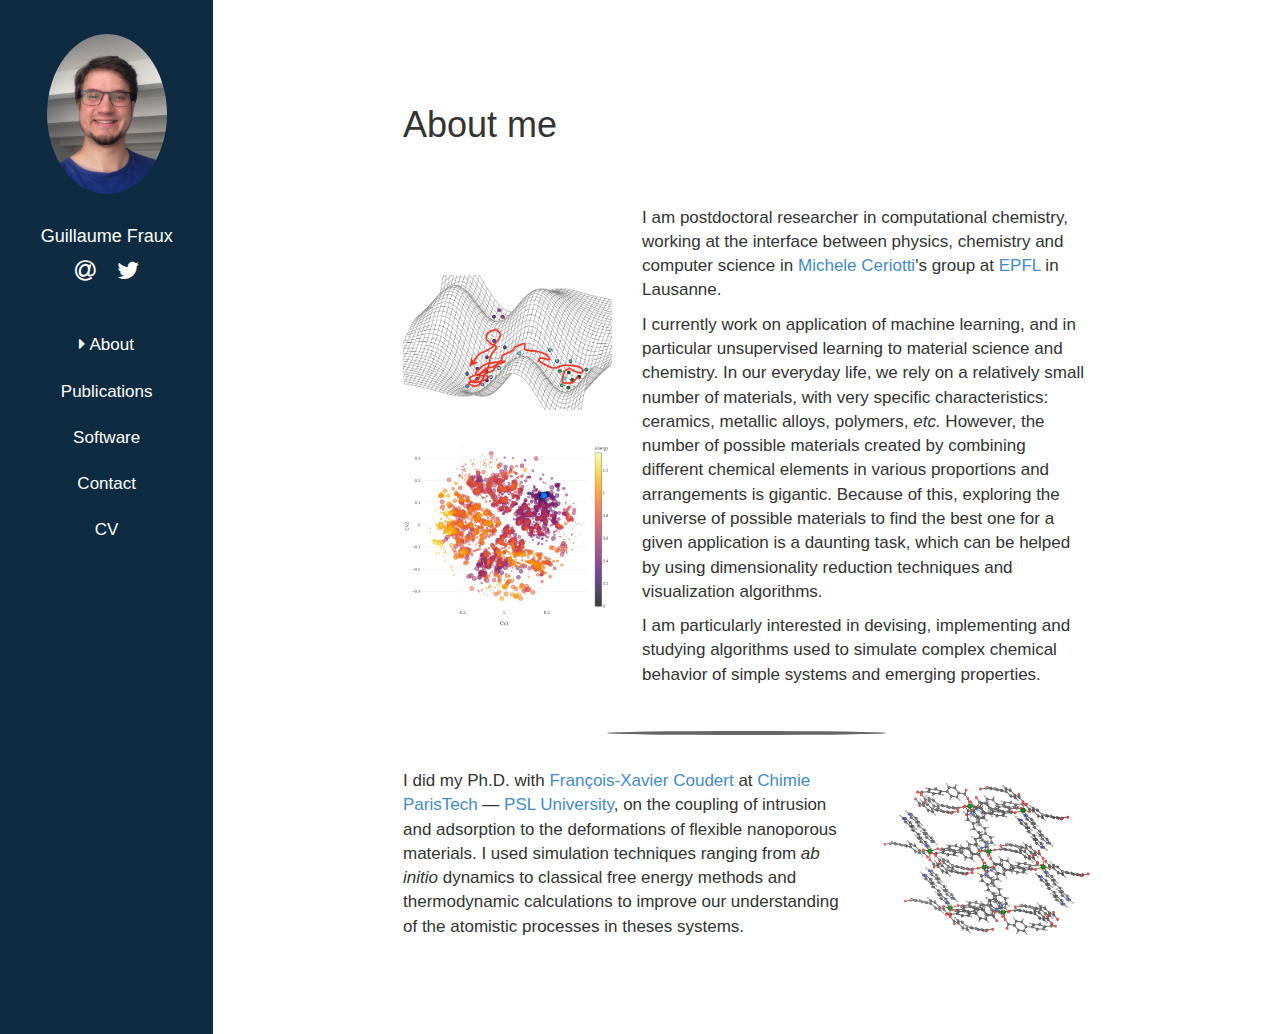
<file: index.html>
<!DOCTYPE html>
<html class="no-js">
  <head>
    <meta charset="utf-8" />
    <meta http-equiv="X-UA-Compatible" content="IE=edge,chrome=1" />
    <title>Guillaume Fraux | Postdoctoral researcher at EPFL</title>
    <meta name="description" content="" />
    <meta name="viewport" content="width=device-width" />

    <link rel="stylesheet" href="/static/css/bootstrap.css" />
    <link rel="stylesheet" href="/static/css/font-awesome.min.css" />
    <link rel="stylesheet" href="/static/css/main.css" />
  </head>

  <body>
    <div class="container-fluid">
      <div class="row">
        <div class="col-md-2 no-float sidebar">
          <nav class="navbar navbar-default" role="navigation">
            <div class="navbar-header">
              <button
                type="button"
                class="navbar-toggle"
                data-toggle="collapse"
                data-target=".navbar-collapse"
              >
                <span class="icon-bar"></span>
                <span class="icon-bar"></span>
                <span class="icon-bar"></span>
              </button>
            </div>

            <div>
              <img
                id="identity"
                src="/static/images/identity.jpg"
                alt="identity picture"
              />
              <p class="navbar-brand">Guillaume Fraux</p>
              <ul class="social">
                <li>
                  <a href="mailto://guillaume.fraux@epfl.ch">
                    <i class="fa fa-at" aria-hidden="true"></i>
                  </a>
                </li>
                <li>
                  <a href="https://twitter.com/__luthaf__">
                    <i class="fa fa-twitter" aria-hidden="true"></i>
                  </a>
                </li>
              </ul>
            </div>
            <span class="spacer"></span>
            <div class="collapse navbar-collapse">
              <ul class="nav nav-stacked">
                <li  class="active" >
                  <a href="/">About</a>
                </li>
                <li >
                  <a href="/publist.html">Publications</a>
                </li>
                <li >
                  <a href="/software.html">Software</a>
                </li>
                <li >
                  <a href="/contact.html">Contact</a>
                </li>
                <li><a href="/static/pdf/cv.pdf">CV</a></li>
              </ul>
            </div>
          </nav>
        </div>
        <div class="col-md-10 no-float content">
          
<div class="container" style="width: 80%">
  <h1>About me</h1>
  <div style="height: 3em"></div>
  <div class="row vertical-align-center">
    <div class="col-sm-4">
      <img src="/static/images/fes.png" alt="Free energy surface exploration" />
      <div style="height: 2em"></div>
      <img src="/static/images/map.png" alt="Scatter plot" />
    </div>
    <div class="col-sm-8">
      <p>
        I am postdoctoral researcher in computational chemistry, working at the
        interface between physics, chemistry and computer science in
        <a href="https://cosmo.epfl.ch/">Michele Ceriotti</a>'s group at
        <a href="https://epfl.ch/">EPFL</a> in Lausanne.
      </p>

      <p>
        I currently work on application of machine learning, and in particular
        unsupervised learning to material science and chemistry. In our everyday
        life, we rely on a relatively small number of materials, with very
        specific characteristics: ceramics, metallic alloys, polymers,
        <i>etc.</i> However, the number of possible materials created by
        combining different chemical elements in various proportions and
        arrangements is gigantic. Because of this, exploring the universe of
        possible materials to find the best one for a given application is a
        daunting task, which can be helped by using dimensionality reduction
        techniques and visualization algorithms.
      </p>

      <p>
        I am particularly interested in devising, implementing and studying
        algorithms used to simulate complex chemical behavior of simple systems
        and emerging properties.
      </p>
    </div>
  </div>

  <hr class="separator" />

  <div class="row vertical-align-center">
    <div class="col-sm-8">
      <p>
        I did my Ph.D. with
        <a href="http://coudert.name/">François-Xavier Coudert</a> at
        <a href="http://chimie-paristech.fr/">Chimie ParisTech</a> —
        <a href="https://www.psl.eu/">PSL University</a>, on the coupling of
        intrusion and adsorption to the deformations of flexible nanoporous
        materials. I used simulation techniques ranging from
        <i>ab initio</i> dynamics to classical free energy methods and
        thermodynamic calculations to improve our understanding of the atomistic
        processes in theses systems.
      </p>
    </div>
    <div class="col-sm-4">
      <img src="/static/images/rpm3.png" alt="MOF crystal" />
    </div>
  </div>
</div>

        </div>
      </div>
    </div>
    <script src="/static/js/vendor/jquery-3.1.1.min.js"></script>
    <script src="/static/js/vendor/bootstrap.js"></script>
  </body>

   
</html>
</file>
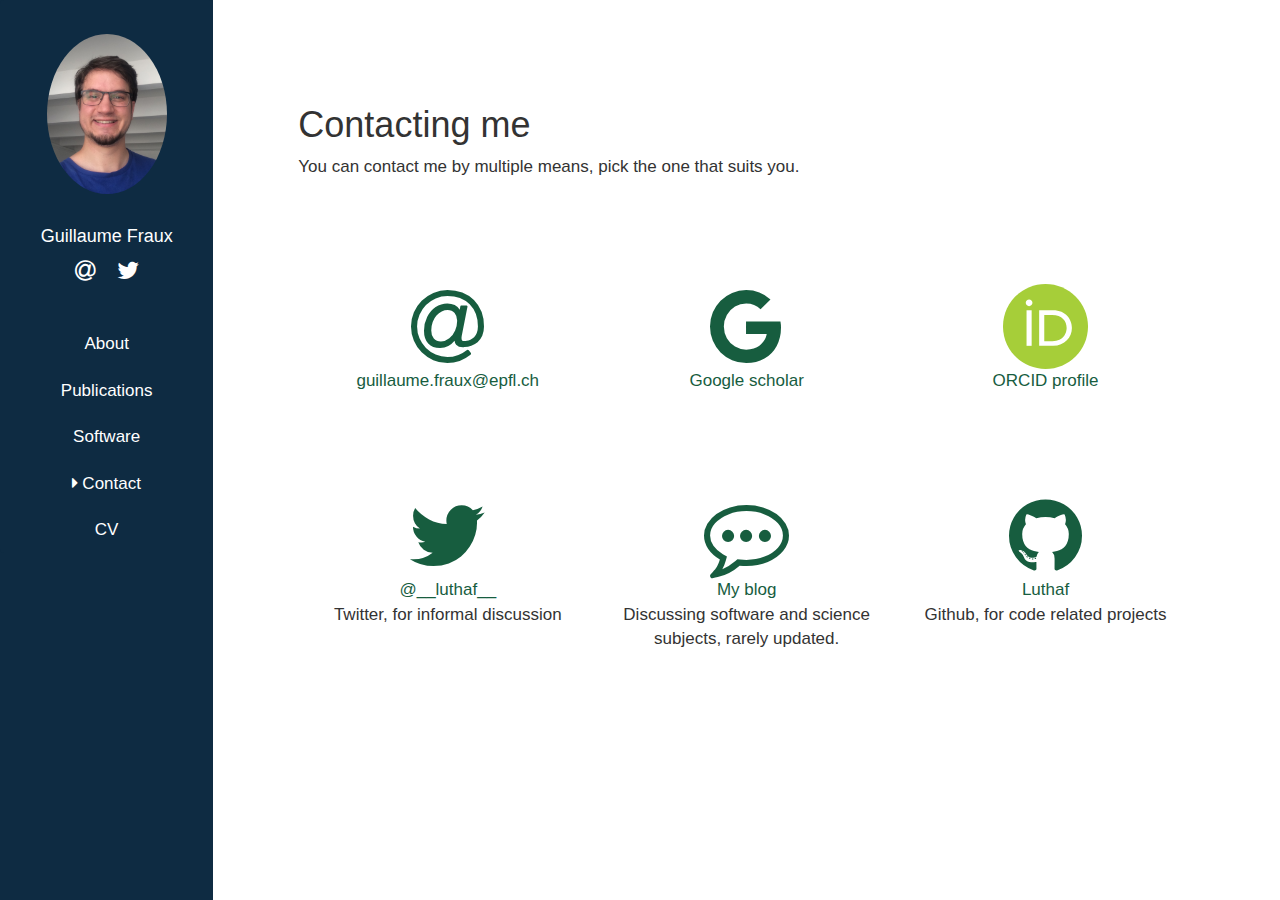
<file: contact.html>
<!DOCTYPE html>
<html class="no-js">
  <head>
    <meta charset="utf-8" />
    <meta http-equiv="X-UA-Compatible" content="IE=edge,chrome=1" />
    <title>Guillaume Fraux | Postdoctoral researcher at EPFL</title>
    <meta name="description" content="" />
    <meta name="viewport" content="width=device-width" />

    <link rel="stylesheet" href="/static/css/bootstrap.css" />
    <link rel="stylesheet" href="/static/css/font-awesome.min.css" />
    <link rel="stylesheet" href="/static/css/main.css" />
  </head>

  <body>
    <div class="container-fluid">
      <div class="row">
        <div class="col-md-2 no-float sidebar">
          <nav class="navbar navbar-default" role="navigation">
            <div class="navbar-header">
              <button
                type="button"
                class="navbar-toggle"
                data-toggle="collapse"
                data-target=".navbar-collapse"
              >
                <span class="icon-bar"></span>
                <span class="icon-bar"></span>
                <span class="icon-bar"></span>
              </button>
            </div>

            <div>
              <img
                id="identity"
                src="/static/images/identity.jpg"
                alt="identity picture"
              />
              <p class="navbar-brand">Guillaume Fraux</p>
              <ul class="social">
                <li>
                  <a href="mailto://guillaume.fraux@epfl.ch">
                    <i class="fa fa-at" aria-hidden="true"></i>
                  </a>
                </li>
                <li>
                  <a href="https://twitter.com/__luthaf__">
                    <i class="fa fa-twitter" aria-hidden="true"></i>
                  </a>
                </li>
              </ul>
            </div>
            <span class="spacer"></span>
            <div class="collapse navbar-collapse">
              <ul class="nav nav-stacked">
                <li >
                  <a href="/">About</a>
                </li>
                <li >
                  <a href="/publist.html">Publications</a>
                </li>
                <li >
                  <a href="/software.html">Software</a>
                </li>
                <li  class="active" >
                  <a href="/contact.html">Contact</a>
                </li>
                <li><a href="/static/pdf/cv.pdf">CV</a></li>
              </ul>
            </div>
          </nav>
        </div>
        <div class="col-md-10 no-float content">
          
<div class="container-fluid">
    <h1>Contacting me</h1>
    <p>You can contact me by multiple means, pick the one that suits you.</p>
    <div class="row contact">
        <div class="col-sm-4">
            <a href="mailto://guillaume.fraux@epfl.ch">
                <i class="fa fa-at big-icon" aria-hidden="true"></i>
                guillaume.fraux@epfl.ch
            </a>
        </div>
        <div class="col-sm-4">
            <a href="https://scholar.google.fr/citations?user=iEtuyQMAAAAJ&hl">
                <i class="fa fa-google big-icon" aria-hidden="true"></i>
                Google scholar
            </a>
        </div>
        <div class="col-sm-4">
            <a href="http://orcid.org/0000-0003-4824-6512 ">
                <img src="/static/images/orcid.svg"
                     style="width:5em; display: block; margin: auto;"
                     aria-hidden="true"></img>
                ORCID profile
            </a>
        </div>
    </div>
    <div class="row contact">
        <div class="col-sm-4">
            <a href="http://twitter.com/__luthaf__">
                <i class="fa fa-twitter big-icon" aria-hidden="true"></i>
                @__luthaf__
            </a>
            <p>Twitter, for informal discussion</p>
        </div>
        <div class="col-sm-4">
            <a href="http://luthaf.github.io/">
                <i class="fa fa-commenting-o big-icon" aria-hidden="true"></i>
                My blog
            </a>
            <p>Discussing software and science subjects, rarely updated.</p>
        </div>
        <div class="col-sm-4">
            <a href="http://github.com/Luthaf">
                <i class="fa fa-github big-icon" aria-hidden="true"></i>
                Luthaf
            </a>
            <p>Github, for code related projects</p>
        </div>
    </div>
</div>

        </div>
      </div>
    </div>
    <script src="/static/js/vendor/jquery-3.1.1.min.js"></script>
    <script src="/static/js/vendor/bootstrap.js"></script>
  </body>

   
</html>
</file>
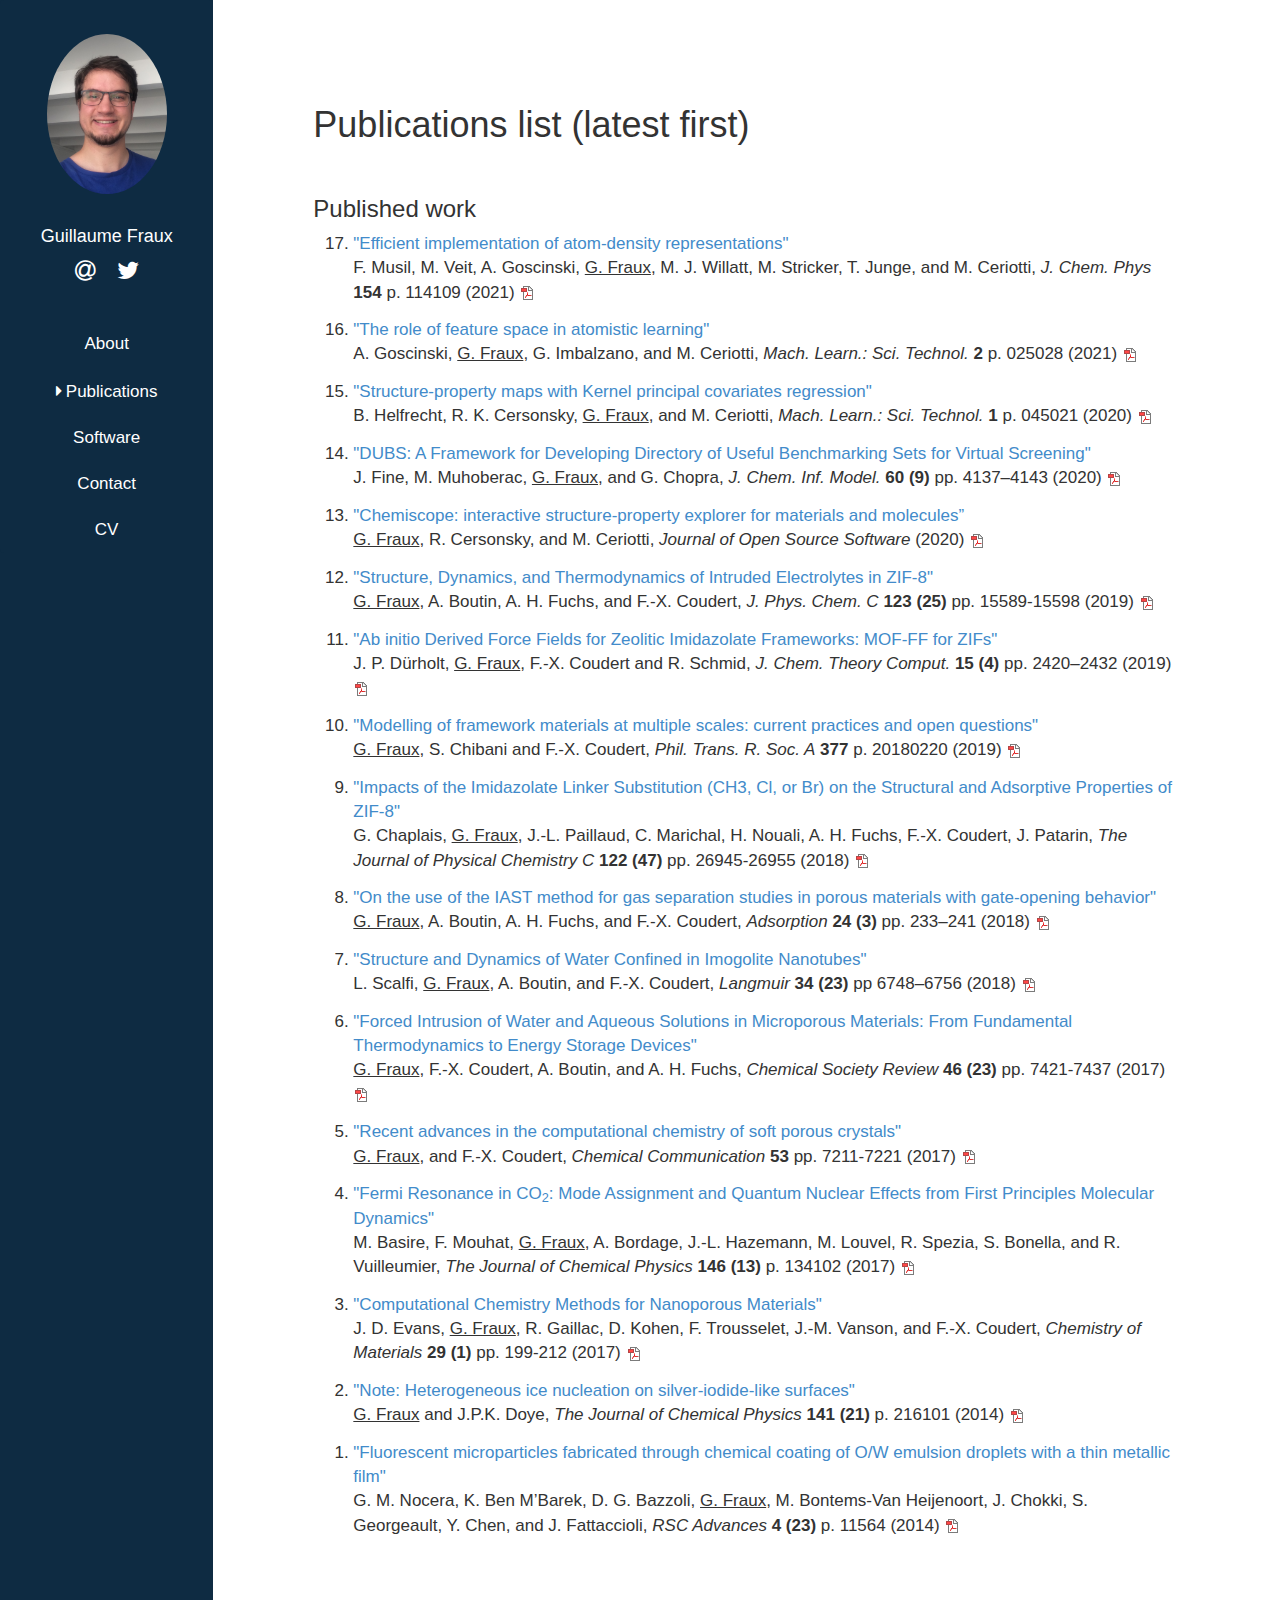
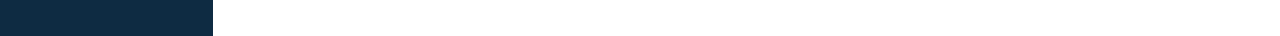
<file: publist.html>
<!DOCTYPE html>
<html class="no-js">
  <head>
    <meta charset="utf-8" />
    <meta http-equiv="X-UA-Compatible" content="IE=edge,chrome=1" />
    <title>Guillaume Fraux | Postdoctoral researcher at EPFL</title>
    <meta name="description" content="" />
    <meta name="viewport" content="width=device-width" />

    <link rel="stylesheet" href="/static/css/bootstrap.css" />
    <link rel="stylesheet" href="/static/css/font-awesome.min.css" />
    <link rel="stylesheet" href="/static/css/main.css" />
  </head>

  <body>
    <div class="container-fluid">
      <div class="row">
        <div class="col-md-2 no-float sidebar">
          <nav class="navbar navbar-default" role="navigation">
            <div class="navbar-header">
              <button
                type="button"
                class="navbar-toggle"
                data-toggle="collapse"
                data-target=".navbar-collapse"
              >
                <span class="icon-bar"></span>
                <span class="icon-bar"></span>
                <span class="icon-bar"></span>
              </button>
            </div>

            <div>
              <img
                id="identity"
                src="/static/images/identity.jpg"
                alt="identity picture"
              />
              <p class="navbar-brand">Guillaume Fraux</p>
              <ul class="social">
                <li>
                  <a href="mailto://guillaume.fraux@epfl.ch">
                    <i class="fa fa-at" aria-hidden="true"></i>
                  </a>
                </li>
                <li>
                  <a href="https://twitter.com/__luthaf__">
                    <i class="fa fa-twitter" aria-hidden="true"></i>
                  </a>
                </li>
              </ul>
            </div>
            <span class="spacer"></span>
            <div class="collapse navbar-collapse">
              <ul class="nav nav-stacked">
                <li >
                  <a href="/">About</a>
                </li>
                <li  class="active" >
                  <a href="/publist.html">Publications</a>
                </li>
                <li >
                  <a href="/software.html">Software</a>
                </li>
                <li >
                  <a href="/contact.html">Contact</a>
                </li>
                <li><a href="/static/pdf/cv.pdf">CV</a></li>
              </ul>
            </div>
          </nav>
        </div>
        <div class="col-md-10 no-float content">
          
<div class="container">
  <h1>Publications list (latest first)</h1>

  <div id="spacer" style="margin-top: 3em"></div>
  <!--
  <h3>Preprint of submited articles</h3>
  <ol reversed id="preprints">
  </ol>
 -->
  <h3>Published work</h3>
  <ol reversed id="publist">
    <li>
      <a href="https://doi.org/10.1063/5.0044689">
        "Efficient implementation of atom-density representations"</a
      ><br />
      F. Musil, M. Veit, A. Goscinski, <u>G. Fraux</u>, M. J. Willatt, M.
      Stricker, T. Junge, and M. Ceriotti,

      <i>J. Chem. Phys</i> <b>154</b> p. 114109 (2021)
      <a href="/static/pdf/10.1063_5.0044689.pdf"
        ><img src="/static/images/pdf.png"
      /></a>
    </li>
    <li>
      <a href="https://doi.org/10.1088/2632-2153/abdaf7">
        "The role of feature space in atomistic learning"</a
      ><br />
      A. Goscinski, <u>G. Fraux</u>, G. Imbalzano, and M. Ceriotti,
      <i>Mach. Learn.: Sci. Technol.</i> <b>2</b> p. 025028 (2021)
      <a href="/static/pdf/10.1088_2632-2153_abdaf7.pdf"
        ><img src="/static/images/pdf.png"
      /></a>
    </li>
    <li>
      <a href="https://doi.org/10.1088/2632-2153/aba9ef">
        "Structure-property maps with Kernel principal covariates regression"</a
      ><br />
      B. Helfrecht, R. K. Cersonsky, <u>G. Fraux</u>, and M. Ceriotti,
      <i>Mach. Learn.: Sci. Technol.</i> <b>1</b> p. 045021 (2020)
      <a href="/static/pdf/10.1088_2632-2153_aba9ef.pdf"
        ><img src="/static/images/pdf.png"
      /></a>
    </li>
    <li>
      <a href="https://doi.org/10.1021/acs.jcim.0c00122">
        "DUBS: A Framework for Developing Directory of Useful Benchmarking Sets
        for Virtual Screening" </a
      ><br />
      J. Fine, M. Muhoberac, <u>G. Fraux</u>, and G. Chopra,
      <i>J. Chem. Inf. Model.</i> <b>60 (9)</b> pp. 4137–4143 (2020)
      <a href="/static/pdf/10.1021_acs.jcim.0c00122.pdf"
        ><img src="/static/images/pdf.png"
      /></a>
    </li>
    <li>
      <a href="https://doi.org/10.21105/joss.02117">
        "Chemiscope: interactive structure-property explorer for materials and
        molecules” </a
      ><br />
      <u>G. Fraux</u>, R. Cersonsky, and M. Ceriotti,
      <i>Journal of Open Source Software</i> (2020)
      <a
        href="https://www.theoj.org/joss-papers/joss.02117/10.21105.joss.02117.pdf"
        ><img src="/static/images/pdf.png"
      /></a>
    </li>
    <li>
      <a href="https://doi.org/10.1021/acs.jpcc.9b02718">
        "Structure, Dynamics, and Thermodynamics of Intruded Electrolytes in
        ZIF-8" </a
      ><br />
      <u>G. Fraux</u>, A. Boutin, A. H. Fuchs, and F.-X. Coudert,
      <i>J. Phys. Chem. C</i> <b>123 (25)</b> pp. 15589-15598 (2019)
      <a href="/static/pdf/10.1021.acs.jpcc.9b02718.pdf"
        ><img src="/static/images/pdf.png"
      /></a>
    </li>
    <li>
      <a href="https://doi.org/10.1021/acs.jctc.8b01041">
        "Ab initio Derived Force Fields for Zeolitic Imidazolate Frameworks:
        MOF-FF for ZIFs" </a
      ><br />
      J. P. Dürholt, <u>G. Fraux</u>, F.-X. Coudert and R. Schmid,
      <i>J. Chem. Theory Comput.</i> <b>15 (4)</b> pp. 2420–2432 (2019)
      <a href="/static/pdf/10.1021.acs.jctc.8b01041.pdf"
        ><img src="/static/images/pdf.png"
      /></a>
    </li>
    <li>
      <a href="https://doi.org/10.1098/rsta.2018.0220">
        "Modelling of framework materials at multiple scales: current practices
        and open questions" </a
      ><br />
      <u>G. Fraux</u>, S. Chibani and F.-X. Coudert,
      <i>Phil. Trans. R. Soc. A</i> <b>377</b> p. 20180220 (2019)
      <a href="/static/pdf/10.1098.rsta.2018.0220.pdf"
        ><img src="/static/images/pdf.png"
      /></a>
    </li>
    <li>
      <a href="https://doi.org/10.1021/acs.jpcc.8b08706">
        "Impacts of the Imidazolate Linker Substitution (CH3, Cl, or Br) on the
        Structural and Adsorptive Properties of ZIF-8" </a
      ><br />
      G. Chaplais, <u>G. Fraux</u>, J.-L. Paillaud, C. Marichal, H. Nouali, A.
      H. Fuchs, F.-X. Coudert, J. Patarin,
      <i>The Journal of Physical Chemistry C</i> <b>122 (47)</b> pp. 26945-26955
      (2018)
      <a href="/static/pdf/10.1021_acs.jpcc.8b08706.pdf"
        ><img src="/static/images/pdf.png"
      /></a>
    </li>
    <li>
      <a href="http://doi.org/10.1007/s10450-018-9942-5">
        "On the use of the IAST method for gas separation studies in porous
        materials with gate-opening behavior" </a
      ><br />
      <u>G. Fraux</u>, A. Boutin, A. H. Fuchs, and F.-X. Coudert,
      <i>Adsorption</i> <b>24 (3)</b> pp. 233–241 (2018)
      <a href="/static/pdf/10.1007_s10450-018-9942-5.pdf"
        ><img src="/static/images/pdf.png"
      /></a>
    </li>
    <li>
      <a href="http://dx.doi.org/10.1021/acs.langmuir.8b01115">
        "Structure and Dynamics of Water Confined in Imogolite Nanotubes" </a
      ><br />
      L. Scalfi, <u>G. Fraux</u>, A. Boutin, and F.-X. Coudert, <i>Langmuir</i>
      <b>34 (23)</b> pp 6748–6756 (2018)
      <a href="/static/pdf/10.1021_acs.langmuir.8b01115.pdf"
        ><img src="/static/images/pdf.png"
      /></a>
    </li>
    <li>
      <a href="http://doi.org/10.1039/C7CS00478H">
        "Forced Intrusion of Water and Aqueous Solutions in Microporous
        Materials: From Fundamental Thermodynamics to Energy Storage Devices" </a
      ><br />
      <u>G. Fraux</u>, F.-X. Coudert, A. Boutin, and A. H. Fuchs,
      <i>Chemical Society Review</i> <b>46 (23)</b> pp. 7421-7437 (2017)
      <a href="/static/pdf/10.1039_C7CS00478H.pdf"
        ><img src="/static/images/pdf.png"
      /></a>
    </li>
    <li>
      <a href="http://doi.org/10.1039/C7CC03306K">
        "Recent advances in the computational chemistry of soft porous crystals" </a
      ><br />
      <u>G. Fraux</u>, and F.-X. Coudert, <i>Chemical Communication</i>
      <b>53</b> pp. 7211-7221 (2017)
      <a href="/static/pdf/10.1039_C7CC03306K.pdf"
        ><img src="/static/images/pdf.png"
      /></a>
    </li>
    <li>
      <a href="http://doi.org/10.1063/1.4979199">
        "Fermi Resonance in CO<sub>2</sub>: Mode Assignment and Quantum Nuclear
        Effects from First Principles Molecular Dynamics" </a
      ><br />
      M. Basire, F. Mouhat, <u>G. Fraux</u>, A. Bordage, J.-L. Hazemann, M.
      Louvel, R. Spezia, S. Bonella, and R. Vuilleumier,
      <i>The Journal of Chemical Physics</i> <b>146 (13)</b> p. 134102 (2017)
      <a href="/static/pdf/10.1063_1.4979199.pdf"
        ><img src="/static/images/pdf.png"
      /></a>
    </li>
    <li>
      <a href="http://doi.org/10.1021/acs.chemmater.6b02994">
        "Computational Chemistry Methods for Nanoporous Materials" </a
      ><br />
      J. D. Evans, <u>G. Fraux</u>, R. Gaillac, D. Kohen, F. Trousselet, J.-M.
      Vanson, and F.-X. Coudert, <i>Chemistry of Materials</i> <b>29 (1)</b> pp.
      199-212 (2017)
      <a href="/static/pdf/10.1021_acs.chemmater.6b02994.pdf"
        ><img src="/static/images/pdf.png"
      /></a>
    </li>
    <li>
      <a href="http://doi.org/10.1063/1.4902382">
        "Note: Heterogeneous ice nucleation on silver-iodide-like surfaces" </a
      ><br />
      <u>G. Fraux</u> and J.P.K. Doye, <i>The Journal of Chemical Physics</i>
      <b>141 (21)</b> p. 216101 (2014)
      <a href="/static/pdf/10.1063_1.4902382.pdf"
        ><img src="/static/images/pdf.png"
      /></a>
    </li>
    <li>
      <a href="http://doi.org/10.1039/c3ra47063f">
        "Fluorescent microparticles fabricated through chemical coating of O/W
        emulsion droplets with a thin metallic film" </a
      ><br />
      G. M. Nocera, K. Ben M’Barek, D. G. Bazzoli, <u>G. Fraux</u>, M.
      Bontems-Van Heijenoort, J. Chokki, S. Georgeault, Y. Chen, and J.
      Fattaccioli, <i>RSC Advances</i> <b>4 (23)</b> p. 11564 (2014)
      <a href="/static/pdf/10.1039_c3ra47063f.pdf"
        ><img src="/static/images/pdf.png"
      /></a>
    </li>
  </ol>
</div>

        </div>
      </div>
    </div>
    <script src="/static/js/vendor/jquery-3.1.1.min.js"></script>
    <script src="/static/js/vendor/bootstrap.js"></script>
  </body>

   
</html>
</file>
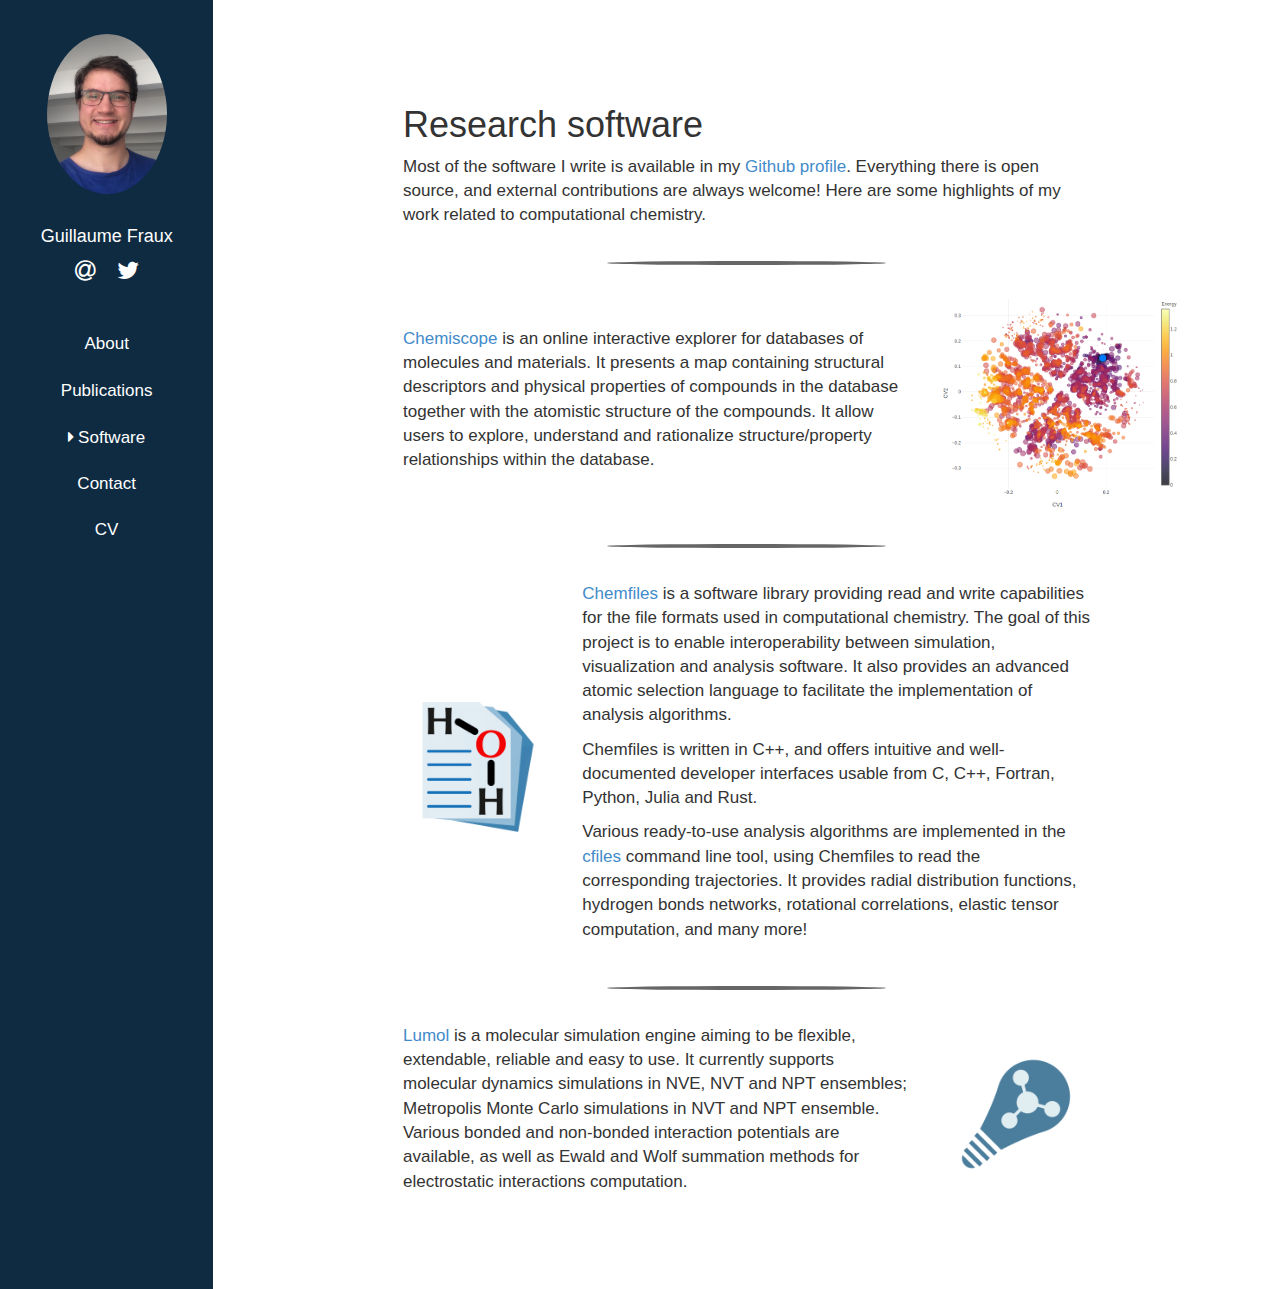
<file: software.html>
<!DOCTYPE html>
<html class="no-js">
  <head>
    <meta charset="utf-8" />
    <meta http-equiv="X-UA-Compatible" content="IE=edge,chrome=1" />
    <title>Guillaume Fraux | Postdoctoral researcher at EPFL</title>
    <meta name="description" content="" />
    <meta name="viewport" content="width=device-width" />

    <link rel="stylesheet" href="/static/css/bootstrap.css" />
    <link rel="stylesheet" href="/static/css/font-awesome.min.css" />
    <link rel="stylesheet" href="/static/css/main.css" />
  </head>

  <body>
    <div class="container-fluid">
      <div class="row">
        <div class="col-md-2 no-float sidebar">
          <nav class="navbar navbar-default" role="navigation">
            <div class="navbar-header">
              <button
                type="button"
                class="navbar-toggle"
                data-toggle="collapse"
                data-target=".navbar-collapse"
              >
                <span class="icon-bar"></span>
                <span class="icon-bar"></span>
                <span class="icon-bar"></span>
              </button>
            </div>

            <div>
              <img
                id="identity"
                src="/static/images/identity.jpg"
                alt="identity picture"
              />
              <p class="navbar-brand">Guillaume Fraux</p>
              <ul class="social">
                <li>
                  <a href="mailto://guillaume.fraux@epfl.ch">
                    <i class="fa fa-at" aria-hidden="true"></i>
                  </a>
                </li>
                <li>
                  <a href="https://twitter.com/__luthaf__">
                    <i class="fa fa-twitter" aria-hidden="true"></i>
                  </a>
                </li>
              </ul>
            </div>
            <span class="spacer"></span>
            <div class="collapse navbar-collapse">
              <ul class="nav nav-stacked">
                <li >
                  <a href="/">About</a>
                </li>
                <li >
                  <a href="/publist.html">Publications</a>
                </li>
                <li  class="active" >
                  <a href="/software.html">Software</a>
                </li>
                <li >
                  <a href="/contact.html">Contact</a>
                </li>
                <li><a href="/static/pdf/cv.pdf">CV</a></li>
              </ul>
            </div>
          </nav>
        </div>
        <div class="col-md-10 no-float content">
          
<div class="container" style="width: 80%">
  <h1>Research software</h1>

  <p>
    Most of the software I write is available in my
    <a href="http://github.com/Luthaf"> Github profile</a>. Everything there is
    open source, and external contributions are always welcome! Here are some
    highlights of my work related to computational chemistry.
  </p>

  <hr class="separator" />

  <div class="row vertical-align-center">
    <div class="col-sm-9">
      <p>
        <a href="http://chemiscope.org/">Chemiscope</a> is an online interactive
        explorer for databases of molecules and materials. It presents a map
        containing structural descriptors and physical properties of compounds
        in the database together with the atomistic structure of the compounds.
        It allow users to explore, understand and rationalize structure/property
        relationships within the database.
      </p>
    </div>
    <div class="col-sm-3">
      <a
        href="http://chemiscope.org"
        style="margin: auto; display: block; width: max-content"
      >
        <img
          src="/static/images/map.png"
          alt="chemiscope"
          style="width: 240px"
        />
      </a>
    </div>
  </div>

  <hr class="separator" />

  <div class="row vertical-align-center">
    <div class="col-sm-3">
      <a
        href="http://chemfiles.github.io/"
        style="margin: auto; display: block; width: max-content"
      >
        <img
          src="/static/images/chemfiles.png"
          alt="Chemfiles logo"
          width="130px"
        />
      </a>
    </div>
    <div class="col-sm-9">
      <p>
        <a href="http://chemfiles.org/">Chemfiles</a> is a software library
        providing read and write capabilities for the file formats used in
        computational chemistry. The goal of this project is to enable
        interoperability between simulation, visualization and analysis
        software. It also provides an advanced atomic selection language to
        facilitate the implementation of analysis algorithms.
      </p>

      <p>
        Chemfiles is written in C++, and offers intuitive and well-documented
        developer interfaces usable from C, C++, Fortran, Python, Julia and
        Rust.
      </p>

      <p>
        Various ready-to-use analysis algorithms are implemented in the
        <a href="http://github.com/chemfiles/cfiles">cfiles</a> command line
        tool, using Chemfiles to read the corresponding trajectories. It
        provides radial distribution functions, hydrogen bonds networks,
        rotational correlations, elastic tensor computation, and many more!
      </p>
    </div>
  </div>

  <hr class="separator" />

  <div class="row vertical-align-center">
    <div class="col-sm-9">
      <p>
        <a href="http://lumol.org/">Lumol</a> is a molecular simulation engine
        aiming to be flexible, extendable, reliable and easy to use. It
        currently supports molecular dynamics simulations in NVE, NVT and NPT
        ensembles; Metropolis Monte Carlo simulations in NVT and NPT ensemble.
        Various bonded and non-bonded interaction potentials are available, as
        well as Ewald and Wolf summation methods for electrostatic interactions
        computation.
      </p>
    </div>
    <div class="col-sm-3">
      <a
        href="http://github.com/lumol-org/lumol"
        style="margin: auto; display: block; width: max-content"
      >
        <img
          src="/static/images/lumol.png"
          alt="Lumol logo"
          style="width: 130px"
        />
      </a>
    </div>
  </div>
</div>

        </div>
      </div>
    </div>
    <script src="/static/js/vendor/jquery-3.1.1.min.js"></script>
    <script src="/static/js/vendor/bootstrap.js"></script>
  </body>

   
</html>
</file>
<file: static/css/main.css>
/*
Color scheme to use

color-primary-lightest: #29506D
color-primary-light #537A99
color-primary: #3C6483
color-primary-dark #1A3D58
color-primary-darkest #0E2B42

color-secondary-1-lightest: #343477 }
color-secondary-1-light #6161A6 }
color-secondary-1: #48488F }
color-secondary-1-dark #22225F }
color-secondary-1-darkest #141448 }

color-secondary-2-lightest: #277553 }
color-secondary-2-light #53A381 }
color-secondary-2: #3B8C69 }
color-secondary-2-dark #175D3F }
color-secondary-2-darkest #0B462D }
*/

html, body, .container-fluid {
	height: 100%;
}

body {
	font-size: 170%;
}

.container-fluid {
    display: table;
    width: 100%;
    padding: 0px;
    margin: 0 0 0 0;
    box-sizing: border-box;
}

.row {
    display: table-row;
}

.separator {
	border: 2px solid #666 !important;
	border-radius: 400%;
	width: 40%;
	min-width: 100px;
	margin: 2em auto;
}

.sidebar {
  	background-color: #0E2B42;
  	color: white;
	text-align: center;
  	margin: 0;
  	padding: 0;
}

img {
	max-width: 100%;
}

@media (min-width: 992px) {
	.sidebar {
		height: 100%;
	}

    .row .no-float {
        display: table-cell;
        float: none;
        vertical-align: top;
    }
}

.sidebar .navbar {
	background-color: #0E2B42;
	border: 0;
}

.sidebar a {
	width: 100%;
  	color: white !important;
}

.sidebar .active a:before {
    content: "\f0da  ";
	font-family: FontAwesome;
}

.navbar-nav {
	width: 100%;
}

.navbar-default .navbar-nav > .active > a, .navbar-default .navbar-nav > .active > a:hover {
	background-color: #3C6483;
}

.sidebar li a:hover {
  color: black;
  background: #3C6483
}

.navbar-default .navbar-brand {
	color: white;
	float: none;
}

.navbar-default .navbar-brand:hover {
	color: white;
}

#identity {
    display: block;
    width: 120px;
    margin: auto;
    margin-top: 2em;
    margin-bottom: 1em;
    border-radius: 50%;
}

.social {
	display: block;
	margin: auto;
	margin-top: -1em;
	width: 120px;
	padding: 0;
	text-align: center;
}
.social li {
	display: inline-block;
}
.social a {
	font-size: 18pt;
	padding: 0 8px;
}

@media (max-width: 768px) {
	.social {
	    display: none;
	}

	.sidebar {
		height: auto;
	}

	#identity {
		display: none;
	}
}

@media (min-width: 992px) {
	.content {
	    padding: 5em;
	}
}

.spacer {
	margin-top: 2em;
    display: block;
}

.big-icon {
	font-size: 500%;
	display: block;
}

.contact {
	text-align: center;
}

.contact a {
	color: #175D3F;
}

.contact a:hover {
	text-decoration: none;
	color: #53A381;
}

#publist li {
	margin-bottom: 10pt;
}

.vertical-align-center {
	display: flex;
   	align-items: center;
}
</file>
